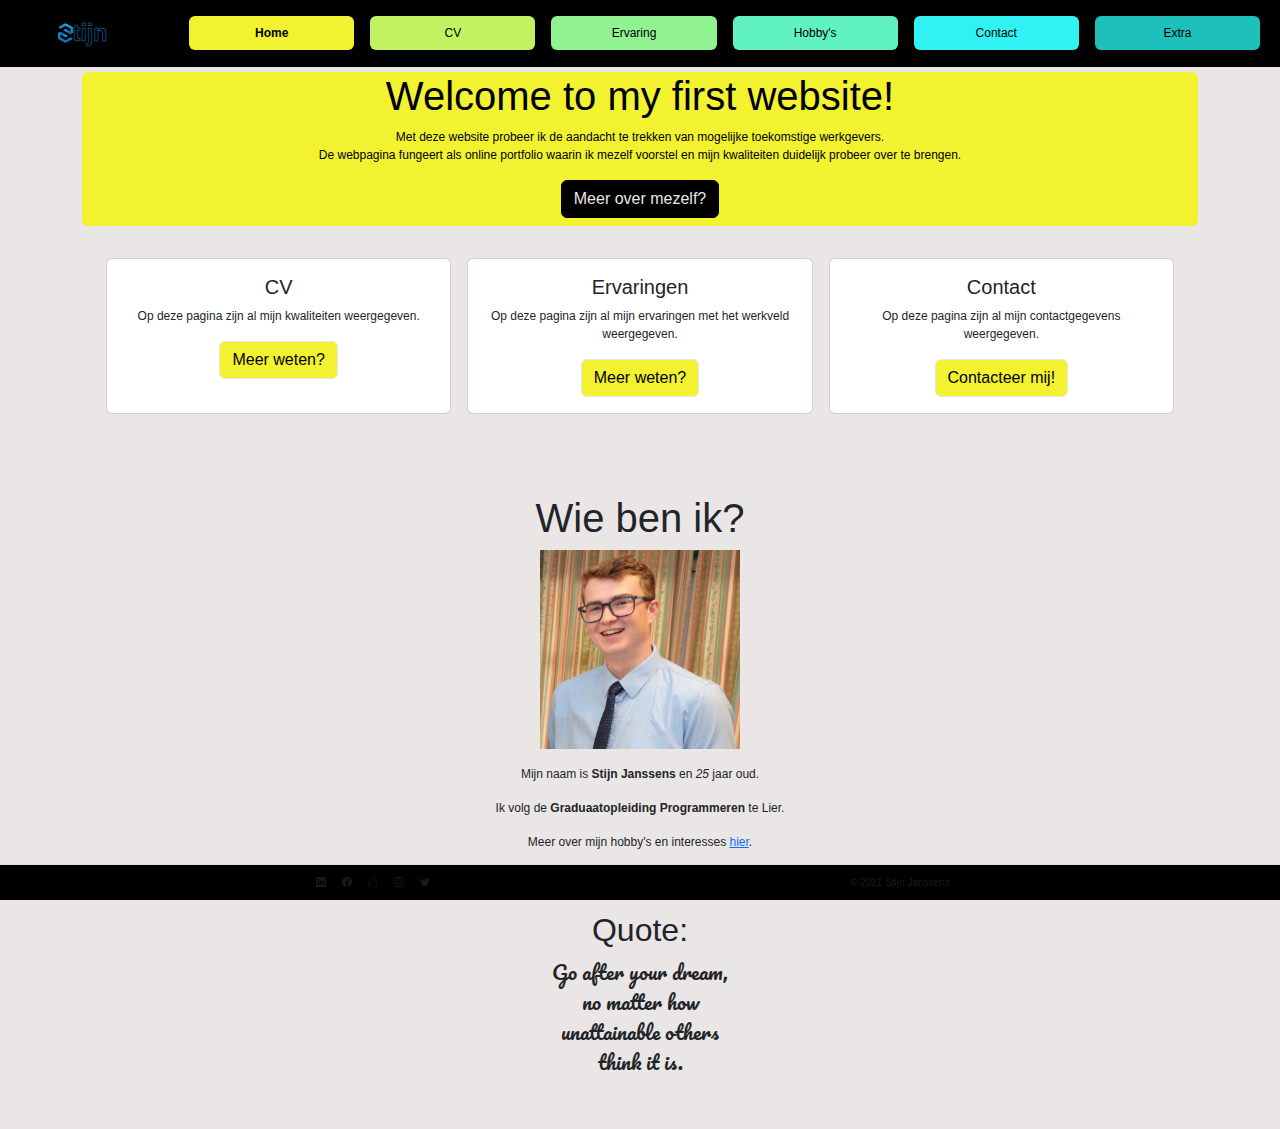
<file: index.html>
<!DOCTYPE html>
<html>

<head>
    <meta charset="UTF-8">
    <meta http-equiv="X-UA-Compatible" content="IE=edge">
    <meta name="viewport" content="width=device-width, initial-scale=1.0">
    <link rel="icon" href="Files/Favicon1.ico" type="image/x-icon" />
    <title>Portfolio Stijn Janssens - Homepagina</title>
    <link href="https://cdn.jsdelivr.net/npm/bootstrap@5.1.2/dist/css/bootstrap.min.css" rel="stylesheet" crossorigin="anonymous">
    <link rel="stylesheet" href="CSS/style.css">
</head>

<body>
    <nav class="navbar sticky-top navbar-dark bg-black">
        <ul class="container-fluid nav nav-pills nav-fill nav-justified">
            <li class="nav-item m-1 p-1">
                <a class="navbar-brand" href="index.html">
                    <img src="Files/Favicon.png" alt="Favicon" width="15" aria-current="page" class="d-inline-block align-text-top"><text class="GFG">tijn</text>
                </a>
            </li>
            <li class="nav-item m-1 p-1">
                <a class="nav-link  home active" aria-current="page" href="index.html">Home</a>
            </li>
            <li class="nav-item m-1 p-1">
                <a class="nav-link cv" href="cv.html">CV</a>
            </li>
            <li class="nav-item m-1 p-1">
                <a class="nav-link ervaringen" href="ervaringen.html">Ervaring</a>
            </li>
            <li class="nav-item m-1 p-1">
                <a class="nav-link interesses" href="interesses.html">Hobby's</a>
            </li>
            <li class="nav-item m-1 p-1">
                <a class="nav-link contact" href="contact.html">Contact</a>
            </li>
            <li class="nav-item m-1 p-1">
                <a class="nav-link extra disabled" href="extra.html" tabindex="-1" aria-disabled="true">Extra</a>
            </li>
        </ul>
    </nav>
    <header data-bs-spy="scroll" data-bs-target="#section1" data-bs-offset="0" class="scrollspy-example" tabindex="0">
        <div class="container mt-1" id="header-example1">
            <div class=" text-black bg-dark geel rounded fill">
                <h1>Welcome to my first website!</h1>
                <p>
                    Met deze website probeer ik de aandacht te trekken van mogelijke toekomstige werkgevers.
                    <br> De webpagina fungeert als online portfolio waarin ik mezelf voorstel en mijn kwaliteiten duidelijk probeer over te brengen.
                </p>
                <a class="btn btn-primary black mb-2" href="#section1" role="button">Meer over mezelf?</a>
            </div>
        </div>
    </header>
    <section>
        <div class="container">
            <div class="row row-cols-1 row-cols-sm-3 g-3 m-3">
                <div class="col">
                    <div class="card h-100 w-auto">
                        <div class="card-body">
                            <h5 class="card-title">CV</h5>
                            <p class="card-text">Op deze pagina zijn al mijn kwaliteiten weergegeven.</p>
                            <a href="cv.html" class="btn btn-primary geel">Meer weten?</a>
                        </div>
                    </div>
                </div>
                <div class="col">
                    <div class="card h-100 w-auto">
                        <div class="card-body">
                            <h5 class="card-title">Ervaringen</h5>
                            <p class="card-text">Op deze pagina zijn al mijn ervaringen met het werkveld weergegeven.</p>
                            <a href="ervaringen.html" class="btn btn-primary geel">Meer weten?</a>
                        </div>
                    </div>
                </div>
                <div class="col">
                    <div class="card h-100 w-auto">
                        <div class="card-body">
                            <h5 class="card-title">Contact</h5>
                            <p class="card-text">Op deze pagina zijn al mijn contactgegevens weergegeven.</p>
                            <a href="contact.html" class="btn btn-primary geel">Contacteer mij!</a>
                        </div>
                    </div>
                </div>
            </div>
        </div>
    </section>
    <section class="pt-5" id="section1">
        <h1 class="pt-3">Wie ben ik?</h1>
        <figure><img src="Files/Mezelf.jpg" alt="Foto van Stijn Janssens" title="Foto van Stijn Janssens" width="200"></figure>
    </section>
    <section>
        <p>Mijn naam is <strong>Stijn Janssens</strong> en <i><script src="Javascript/myscript.js"></script></i> jaar oud.</p>
        <p>Ik volg de <strong>Graduaatopleiding Programmeren</strong> te Lier.</p>
        <p>Meer over mijn hobby's en interesses <a href="interesses.html">hier</a>.</p>
        <p>Ik ben een <strong>gemotiveerd, sociaal</strong> persoon en soms ook een tikkeltje te perfectionistisch.</p>
    </section>
    <article>
        <h2>Quote:</h2>
        <p>Go after your dream,
            <br>no matter how
            <br>unattainable others
            <br>think it is.
        </p>
    </article>
    <footer class="d-flex flex-wrap justify-content-between align-items-center border-top">
        <ul class="nav col-md-4 justify-content-end list-unstyled d-flex">
            <li class="ms-3">
                <a class="text-muted" href="http://www.linkedin.com/in/stijn-janssens-91220b210" target="_blank">
                    <i class="bi bi-linkedin"></i>
                </a>
            </li>
            <li class="ms-3">
                <a class="text-muted" href="https://www.facebook.com/" target="_blank">
                    <i class="bi bi-facebook"></i>
                </a>
            </li>
            <li class="ms-3">
                <a class="text-muted" href="https://www.snapchat.com/" target="_blank">
                    <i class="bi bi-snapchat"></i>
                </a>
            </li>
            <li class="ms-3">
                <a class="text-muted" href="https://www.instagram.com/" target="_blank">
                    <i class="bi bi-instagram"></i>
                </a>
            </li>
            <li class="ms-3">
                <a class="text-muted" href="https://twitter.com/" target="_blank">
                    <i class="bi bi-twitter"></i>
                </a>
            </li>
        </ul>
        <div class="col-md-4 d-flex align-items-center">
            <span class="text-muted">&copy; 2021 Stijn Janssens</span>
        </div>
    </footer>

    <script src="https://cdn.jsdelivr.net/npm/bootstrap@5.1.3/dist/js/bootstrap.bundle.min.js" integrity="sha384-ka7Sk0Gln4gmtz2MlQnikT1wXgYsOg+OMhuP+IlRH9sENBO0LRn5q+8nbTov4+1p" crossorigin="anonymous"></script>
</body>

</html>
</file>
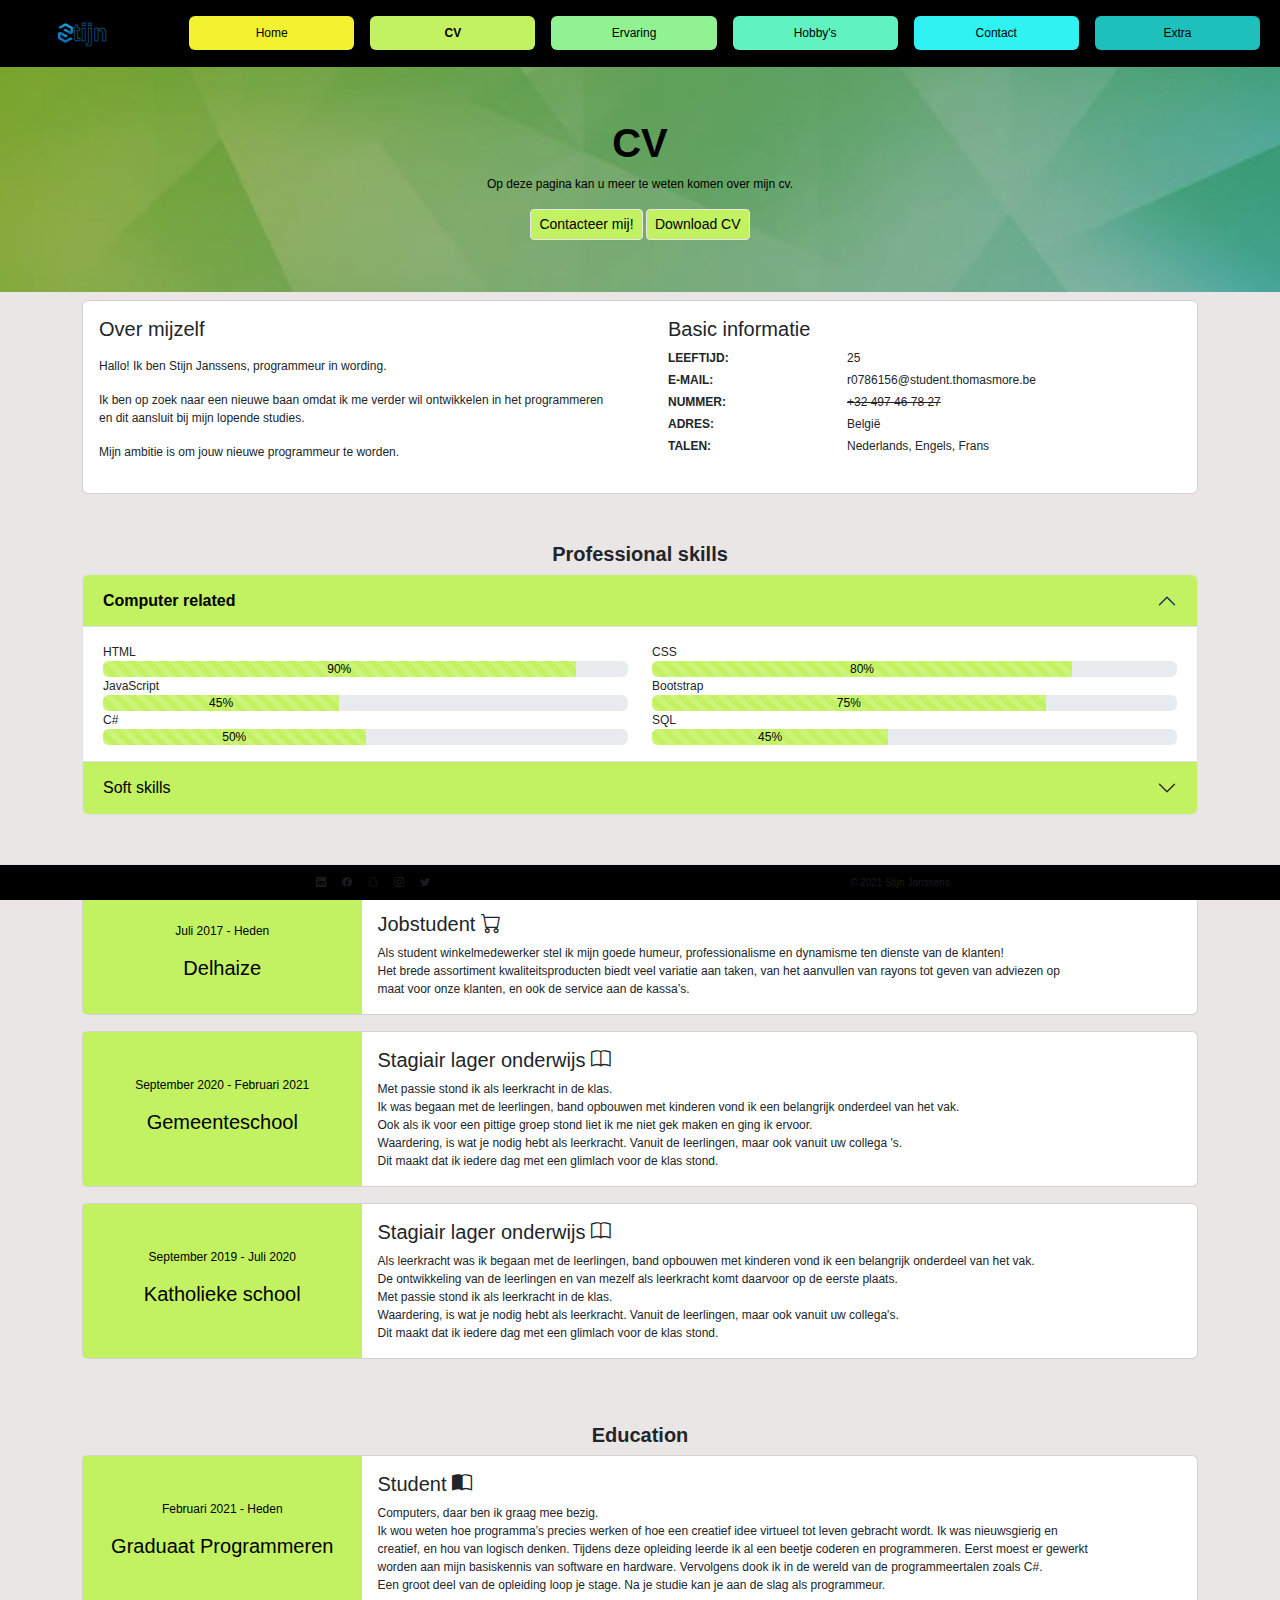
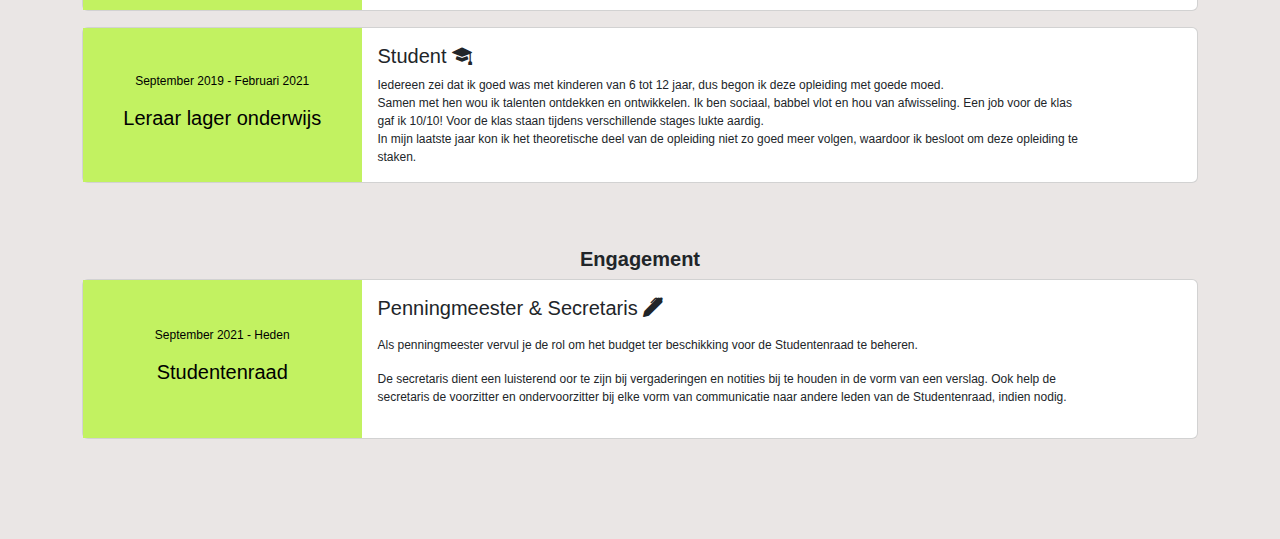
<file: cv.html>
<!DOCTYPE html>
<html>

<head>
    <meta charset="UTF-8">
    <meta http-equiv="X-UA-Compatible" content="IE=edge">
    <meta name="viewport" content="width=device-width, initial-scale=1.0">
    <link rel="icon" href="Files/Favicon1.ico" type="image/x-icon" />
    <title>Portfolio Stijn Janssens - CV</title>
    <link href="https://cdn.jsdelivr.net/npm/bootstrap@5.1.2/dist/css/bootstrap.min.css" rel="stylesheet" crossorigin="anonymous">
    <link rel="stylesheet" href="CSS/style.css">
</head>

<body>
    <nav class="navbar sticky-top navbar-dark bg-black">
        <ul class="container-fluid nav nav-pills nav-fill nav-justified">
            <li class="nav-item m-1 p-1">
                <a class="navbar-brand" href="index.html">
                    <img src="Files/Favicon.png" alt="Favicon" width="15" aria-current="page" class="d-inline-block align-text-top"><text class="GFG">tijn</text>
                </a>
            </li>
            <li class="nav-item m-1 p-1">
                <a class="nav-link home " aria-current="page" href="index.html">Home</a>
            </li>
            <li class="nav-item m-1 p-1">
                <a class="nav-link cv active" href="cv.html">CV</a>
            </li>
            <li class="nav-item m-1 p-1">
                <a class="nav-link ervaringen" href="ervaringen.html">Ervaring</a>
            </li>
            <li class="nav-item m-1 p-1">
                <a class="nav-link interesses" href="interesses.html">Hobby's</a>
            </li>
            <li class="nav-item m-1 p-1">
                <a class="nav-link contact" href="contact.html">Contact</a>
            </li>
            <li class="nav-item m-1 p-1">
                <a class="nav-link extra disabled" href="extra.html" tabindex="-1" aria-disabled="true">Extra</a>
            </li>
        </ul>
    </nav>
    <header class="p-1 mb-2 bg-image">
        <div class="container-fluid my-5">
            <h1 class="fw-bold">CV</h1>
            <p>Op deze pagina kan u meer te weten komen over mijn cv.</p>
            <div class="d-grid gap-1 d-sm-block justify-content-sm-center">
                <a class="btn btn-light light-green btn-sm" href="contact.html" role="button">Contacteer mij!</a>
                <a class="btn btn-light light-green btn-sm" href="Files/Cv_Stijn Janssens.pdf" download="Cv_Stijn Janssens.pdf" role="button">Download CV</a>
            </div>
        </div>
    </header>
    <section class="pb-5">
        <div class="container">
            <div class="card text-start">
                <div class="row">
                    <div class="col-sm-6 col-lg-6 col-md-12">
                        <div class="card-body">
                            <h5 class="card-title">Over mijzelf</h5>
                            <p class="card-text">
                                <p>Hallo! Ik ben Stijn Janssens, programmeur in wording.</p>
                                <p>Ik ben op zoek naar een nieuwe baan omdat ik me verder wil ontwikkelen in het programmeren en dit aansluit bij mijn lopende studies.</p>
                                <p>Mijn ambitie is om jouw nieuwe programmeur te worden.</p>
                            </p>
                        </div>
                    </div>
                    <div class="col-sm-6 col-lg-6 col-md-12 text-start">
                        <div class="card-body">
                            <h5 class="card-title">Basic informatie</h5>
                            <div class="row">
                                <div class="col-sm-4"><strong class="text-uppercase">Leeftijd:</strong></div>
                                <div class="col-sm-8">
                                    <script src="Javascript/myscript.js"></script>
                                </div>
                            </div>
                            <div class="row mt-1">
                                <div class="col-sm-4"><strong class="text-uppercase">E-mail:</strong></div>
                                <div class="col-sm-8">r0786156@student.thomasmore.be</div>
                            </div>
                            <div class="row mt-1">
                                <div class="col-sm-4"><strong class="text-uppercase">Nummer:</strong></div>
                                <div class="col-sm-8" style="text-decoration: line-through;">+32 497 46 78 27</div>
                            </div>
                            <div class="row mt-1">
                                <div class="col-sm-4"><strong class="text-uppercase">Adres:</strong></div>
                                <div class="col-sm-8">België</div>
                            </div>
                            <div class="row mt-1">
                                <div class="col-sm-4"><strong class="text-uppercase">Talen:</strong></div>
                                <div class="col-sm-8">Nederlands, Engels, Frans</div>
                            </div>
                        </div>
                    </div>
                </div>
            </div>
        </div>
    </section>
    <section class="pb-5">
        <div class="container">
            <h5 class="fw-bold">Professional skills</h5>
            <div class="accordion text-start" id="accordionPanelsStayOpenExample">
                <div class="accordion-item">
                    <h2 class="accordion-header" id="panelsStayOpen-headingOne">
                        <button class="accordion-button" type="button" data-bs-toggle="collapse" data-bs-target="#panelsStayOpen-collapseOne" aria-expanded="true" aria-controls="panelsStayOpen-collapseOne">
                            Computer related
                        </button>
                    </h2>
                    <div id="panelsStayOpen-collapseOne" class="accordion-collapse collapse show" aria-labelledby="panelsStayOpen-headingOne">
                        <div class="accordion-body">
                            <div class="row">
                                <div class="col-md-6">
                                    <div class="progress-container progress-primary"><span class="progress-badge">HTML</span>
                                        <div class="progress">
                                            <div class="progress-bar progress-bar-striped bg-success-kleur4 progress-bar-animated" role="progressbar" aria-valuenow="90" aria-valuemin="0" aria-valuemax="100" style="width: 90%">90%</div>
                                        </div>
                                    </div>
                                </div>
                                <div class="col-md-6">
                                    <div class="progress-container progress-primary"><span class="progress-badge">CSS</span>
                                        <div class="progress">
                                            <div class="progress-bar progress-bar-striped bg-success-kleur4 progress-bar-animated" role="progressbar" aria-valuenow="80" aria-valuemin="0" aria-valuemax="100" style="width: 80%">80%</div>
                                        </div>
                                    </div>
                                </div>
                            </div>
                            <div class="row">
                                <div class="col-md-6">
                                    <div class="progress-container progress-primary"><span class="progress-badge">JavaScript</span>
                                        <div class="progress">
                                            <div class="progress-bar progress-bar-striped bg-success-kleur4 progress-bar-animated" role="progressbar" aria-valuenow="45" aria-valuemin="0" aria-valuemax="100" style="width: 45%">45%</div>
                                        </div>
                                    </div>
                                </div>
                                <div class="col-md-6">
                                    <div class="progress-container progress-primary"><span class="progress-badge">Bootstrap</span>
                                        <div class="progress">
                                            <div class="progress-bar progress-bar-striped bg-success-kleur4 progress-bar-animated" role="progressbar" aria-valuenow="75" aria-valuemin="0" aria-valuemax="100" style="width: 75%">75%</div>
                                        </div>
                                    </div>
                                </div>
                            </div>
                            <div class="row">
                                <div class="col-md-6">
                                    <div class="progress-container progress-primary"><span class="progress-badge">C#</span>
                                        <div class="progress">
                                            <div class="progress-bar progress-bar-striped bg-success-kleur4 progress-bar-animated" role="progressbar" aria-valuenow="50" aria-valuemin="0" aria-valuemax="100" style="width: 50%">50%</div>
                                        </div>
                                    </div>
                                </div>
                                <div class="col-md-6">
                                    <div class="progress-container progress-primary"><span class="progress-badge">SQL</span>
                                        <div class="progress">
                                            <div class="progress-bar progress-bar-striped bg-success-kleur4 progress-bar-animated" role="progressbar" aria-valuenow="45" aria-valuemin="0" aria-valuemax="100" style="width: 45%">45%</div>
                                        </div>
                                    </div>
                                </div>
                            </div>
                        </div>
                    </div>
                </div>
                <div class="accordion-item">
                    <h2 class="accordion-header" id="panelsStayOpen-headingTwo">
                        <button class="accordion-button collapsed" type="button" data-bs-toggle="collapse" data-bs-target="#panelsStayOpen-collapseTwo" aria-expanded="false" aria-controls="panelsStayOpen-collapseTwo">
                            Soft skills
                        </button>
                    </h2>
                    <div id="panelsStayOpen-collapseTwo" class="accordion-collapse collapse" aria-labelledby="panelsStayOpen-headingTwo">
                        <div class="accordion-body">
                            <div class="row">
                                <div class="col-md-6">
                                    <div class="progress-container progress-primary"><span class="progress-badge">Analytisch</span>
                                        <div class="progress">
                                            <div class="progress-bar bg-success-kleur4" role="progressbar" aria-valuenow="70" aria-valuemin="0" aria-valuemax="100" style="width: 70%"></div>
                                        </div>
                                    </div>
                                </div>
                                <div class="col-md-6">
                                    <div class="progress-container progress-primary"><span class="progress-badge">Delegeren</span>
                                        <div class="progress">
                                            <div class="progress-bar bg-success-kleur4" role="progressbar" aria-valuenow="55" aria-valuemin="0" aria-valuemax="100" style="width: 55%"></div>
                                        </div>
                                    </div>
                                </div>
                            </div>
                            <div class="row">
                                <div class="col-md-6">
                                    <div class="progress-container progress-primary"><span class="progress-badge">Flexibiliteit</span>
                                        <div class="progress">
                                            <div class="progress-bar bg-success-kleur4" role="progressbar" aria-valuenow="90" aria-valuemin="0" aria-valuemax="100" style="width: 90%"></div>
                                        </div>
                                    </div>
                                </div>
                                <div class="col-md-6">
                                    <div class="progress-container progress-primary"><span class="progress-badge">Nauwkeurigheid</span>
                                        <div class="progress">
                                            <div class="progress-bar bg-success-kleur4" role="progressbar" aria-valuenow="75" aria-valuemin="0" aria-valuemax="100" style="width: 75%"></div>
                                        </div>
                                    </div>
                                </div>
                            </div>
                            <div class="row">
                                <div class="col-md-6">
                                    <div class="progress-container progress-primary"><span class="progress-badge">Resultaatgerichtheid</span>
                                        <div class="progress">
                                            <div class="progress-bar bg-success-kleur4" role="progressbar" aria-valuenow="60" aria-valuemin="0" aria-valuemax="100" style="width: 60%"></div>
                                        </div>
                                    </div>
                                </div>
                                <div class="col-md-6">
                                    <div class="progress-container progress-primary"><span class="progress-badge">Stressbestendigheid</span>
                                        <div class="progress">
                                            <div class="progress-bar bg-success-kleur4" role="progressbar" aria-valuenow="55" aria-valuemin="0" aria-valuemax="100" style="width: 55%"></div>
                                        </div>
                                    </div>
                                </div>
                            </div>
                            <div class="row">
                                <div class="col-md-6">
                                    <div class="progress-container progress-primary"><span class="progress-badge">Coaching</span>
                                        <div class="progress">
                                            <div class="progress-bar bg-success-kleur4" role="progressbar" aria-valuenow="70" aria-valuemin="0" aria-valuemax="100" style="width: 70%"></div>
                                        </div>
                                    </div>
                                </div>
                                <div class="col-md-6">
                                    <div class="progress-container progress-primary"><span class="progress-badge">Empathie</span>
                                        <div class="progress">
                                            <div class="progress-bar bg-success-kleur4" role="progressbar" aria-valuenow="70" aria-valuemin="0" aria-valuemax="100" style="width: 70%"></div>
                                        </div>
                                    </div>
                                </div>
                            </div>
                            <div class="row">
                                <div class="col-md-6">
                                    <div class="progress-container progress-primary"><span class="progress-badge">Overtuigingskracht</span>
                                        <div class="progress">
                                            <div class="progress-bar bg-success-kleur4" role="progressbar" aria-valuenow="60" aria-valuemin="0" aria-valuemax="100" style="width: 60%"></div>
                                        </div>
                                    </div>
                                </div>
                                <div class="col-md-6">
                                    <div class="progress-container progress-primary"><span class="progress-badge">Team player</span>
                                        <div class="progress">
                                            <div class="progress-bar bg-success-kleur4" role="progressbar" aria-valuenow="95" aria-valuemin="0" aria-valuemax="100" style="width: 95%"></div>
                                        </div>
                                    </div>
                                </div>
                            </div>
                        </div>
                    </div>
                </div>
            </div>
        </div>

    </section>
    <section class="pb-5">
        <div class="container">
            <h5 class="fw-bold">Work Experience</h5>
            <div class="card mb-3 text">
                <div class="row g-0">
                    <div class="col-md-3 bg-success-kleur4 d-flex col-flex justify-content-center align-items-center">
                        <div class="card-body">
                            <p>Juli 2017 - Heden</p>
                            <div class="h5">Delhaize</div>
                        </div>
                    </div>
                    <div class="col-md-8">
                        <div class="card-body text-start">
                            <h5 class="card-title">Jobstudent <i class="bi bi-cart"></i></h5>
                            <p class="card-text">
                                Als student winkelmedewerker stel ik mijn goede humeur, professionalisme en dynamisme ten dienste van de klanten!
                                <br>Het brede assortiment kwaliteitsproducten biedt veel variatie aan taken, van het aanvullen van rayons tot geven van adviezen op maat voor onze klanten, en ook de service aan de kassa’s.
                            </p>
                        </div>
                    </div>
                </div>
            </div>
            <div class="card mb-3 text">
                <div class="row g-0">
                    <div class="col-md-3 bg-success-kleur4 d-flex col-flex justify-content-center align-items-center">
                        <div class="card-body">
                            <p>September 2020 - Februari 2021</p>
                            <div class="h5">Gemeenteschool</div>
                        </div>
                    </div>
                    <div class="col-md-8">
                        <div class="card-body text-start">
                            <h5 class="card-title">Stagiair lager onderwijs <i class="bi bi-book"></i></h5>
                            <p class="card-text">
                                Met passie stond ik als leerkracht in de klas.
                                <br>Ik was begaan met de leerlingen, band opbouwen met kinderen vond ik een belangrijk onderdeel van het vak.
                                <br>Ook als ik voor een pittige groep stond liet ik me niet gek maken en ging ik ervoor.
                                <br>Waardering, is wat je nodig hebt als leerkracht. Vanuit de leerlingen, maar ook vanuit uw collega 's.
                                <br>Dit maakt dat ik iedere dag met een glimlach voor de klas stond.
                            </p>
                        </div>
                    </div>
                </div>
            </div>
            <div class="card mb-3 text">
                <div class="row g-0">
                    <div class="col-md-3 bg-success-kleur4 d-flex col-flex justify-content-center align-items-center">
                        <div class="card-body">
                            <p>September 2019 - Juli 2020</p>
                            <div class="h5">Katholieke school</div>
                        </div>
                    </div>
                    <div class="col-md-8">
                        <div class="card-body text-start">
                            <h5 class="card-title">Stagiair lager onderwijs <i class="bi bi-book"></i></h5>
                            <p class="card-text">
                                Als leerkracht was ik begaan met de leerlingen, band opbouwen met kinderen vond ik een belangrijk onderdeel van het vak.
                                <br>De ontwikkeling van de leerlingen en van mezelf als leerkracht komt daarvoor op de eerste plaats.
                                <br>Met passie stond ik als leerkracht in de klas.
                                <br>Waardering, is wat je nodig hebt als leerkracht. Vanuit de leerlingen, maar ook vanuit uw collega's.
                                <br>Dit maakt dat ik iedere dag met een glimlach voor de klas stond.
                            </p>
                        </div>
                    </div>
                </div>
            </div>
        </div>
    </section>
    <section class="pb-5">
        <div class="container">
            <h5 class="fw-bold">Education</h5>
            <div class="card mb-3 text">
                <div class="row g-0">
                    <div class="col-md-3 bg-success-kleur4 d-flex col-flex justify-content-center align-items-center">
                        <div class="card-body">
                            <p>Februari 2021 - Heden</p>
                            <div class="h5">Graduaat Programmeren</div>
                        </div>
                    </div>
                    <div class="col-md-8">
                        <div class="card-body text-start">
                            <h5 class="card-title">Student <i class="bi bi-book-half"></i></h5>
                            <p class="card-text">
                                Computers, daar ben ik graag mee bezig.
                                <br>Ik wou weten hoe programma’s precies werken of hoe een creatief idee virtueel tot leven gebracht wordt. Ik was nieuwsgierig en creatief, en hou van logisch denken. Tijdens deze opleiding leerde ik al een beetje coderen
                                en programmeren. Eerst moest er gewerkt worden aan mijn basiskennis van software en hardware. Vervolgens dook ik in de wereld van de programmeertalen zoals C#.
                                <br>Een groot deel van de opleiding loop je stage. Na je studie kan je aan de slag als programmeur.
                            </p>
                        </div>
                    </div>
                </div>
            </div>
            <div class="card mb-3 text">
                <div class="row g-0">
                    <div class="col-md-3 bg-success-kleur4 d-flex col-flex justify-content-center align-items-center">
                        <div class="card-body">
                            <p>September 2019 - Februari 2021</p>
                            <div class="h5">Leraar lager onderwijs </div>
                        </div>
                    </div>
                    <div class="col-md-8">
                        <div class="card-body text-start">
                            <h5 class="card-title">Student <i class="bi bi-mortarboard-fill"></i></h5>
                            <p class="card-text">
                                Iedereen zei dat ik goed was met kinderen van 6 tot 12 jaar, dus begon ik deze opleiding met goede moed.
                                <br>Samen met hen wou ik talenten ontdekken en ontwikkelen. Ik ben sociaal, babbel vlot en hou van afwisseling. Een job voor de klas gaf ik 10/10! Voor de klas staan tijdens verschillende stages lukte aardig.
                                <br>In mijn laatste jaar kon ik het theoretische deel van de opleiding niet zo goed meer volgen, waardoor ik besloot om deze opleiding te staken.
                            </p>
                        </div>
                    </div>
                </div>
            </div>
        </div>
    </section>
    <section class="pb-5">
        <div class="container">
            <h5 class="fw-bold">Engagement</h5>
            <div class="card mb-3 text">
                <div class="row g-0">
                    <div class="col-md-3 bg-success-kleur4 d-flex col-flex justify-content-center align-items-center">
                        <div class="card-body">
                            <p>September 2021 - Heden</p>
                            <div class="h5">Studentenraad</div>
                        </div>
                    </div>
                    <div class="col-md-8">
                        <div class="card-body text-start">
                            <h5 class="card-title">Penningmeester &amp; Secretaris <i class="bi bi-pen-fill"></i></h5>
                            <p class="card-text">
                                <p>Als penningmeester vervul je de rol om het budget ter beschikking voor de Studentenraad te beheren.</p>
                                <p>De secretaris dient een luisterend oor te zijn bij vergaderingen en notities bij te houden in de vorm van een verslag. Ook help de secretaris de voorzitter en ondervoorzitter bij elke vorm van communicatie naar andere leden
                                    van de Studentenraad, indien nodig.
                                </p>
                            </p>
                        </div>
                    </div>
                </div>
            </div>
        </div>
        </div>
    </section>
    <footer class="d-flex flex-wrap justify-content-between align-items-center border-top">

        <ul class="nav col-md-4 justify-content-end list-unstyled d-flex">
            <li class="ms-3">
                <a class="text-muted" href="http://www.linkedin.com/in/stijn-janssens-91220b210" target="_blank">
                    <i class="bi bi-linkedin"></i>
                </a>
            </li>
            <li class="ms-3">
                <a class="text-muted" href="https://www.facebook.com/" target="_blank">
                    <i class="bi bi-facebook"></i>
                </a>
            </li>
            <li class="ms-3">
                <a class="text-muted" href="https://www.snapchat.com/" target="_blank">
                    <i class="bi bi-snapchat"></i>
                </a>
            </li>
            <li class="ms-3">
                <a class="text-muted" href="https://www.instagram.com/" target="_blank">
                    <i class="bi bi-instagram"></i>
                </a>
            </li>
            <li class="ms-3">
                <a class="text-muted" href="https://twitter.com/" target="_blank">
                    <i class="bi bi-twitter"></i>
                </a>
            </li>
        </ul>
        <div class="col-md-4 d-flex align-items-center">
            <span class="text-muted">&copy; 2021 Stijn Janssens</span>
        </div>
    </footer>
    <script src="https://cdn.jsdelivr.net/npm/bootstrap@5.1.3/dist/js/bootstrap.bundle.min.js" integrity="sha384-ka7Sk0Gln4gmtz2MlQnikT1wXgYsOg+OMhuP+IlRH9sENBO0LRn5q+8nbTov4+1p" crossorigin="anonymous"></script>
</body>

</html>
</file>
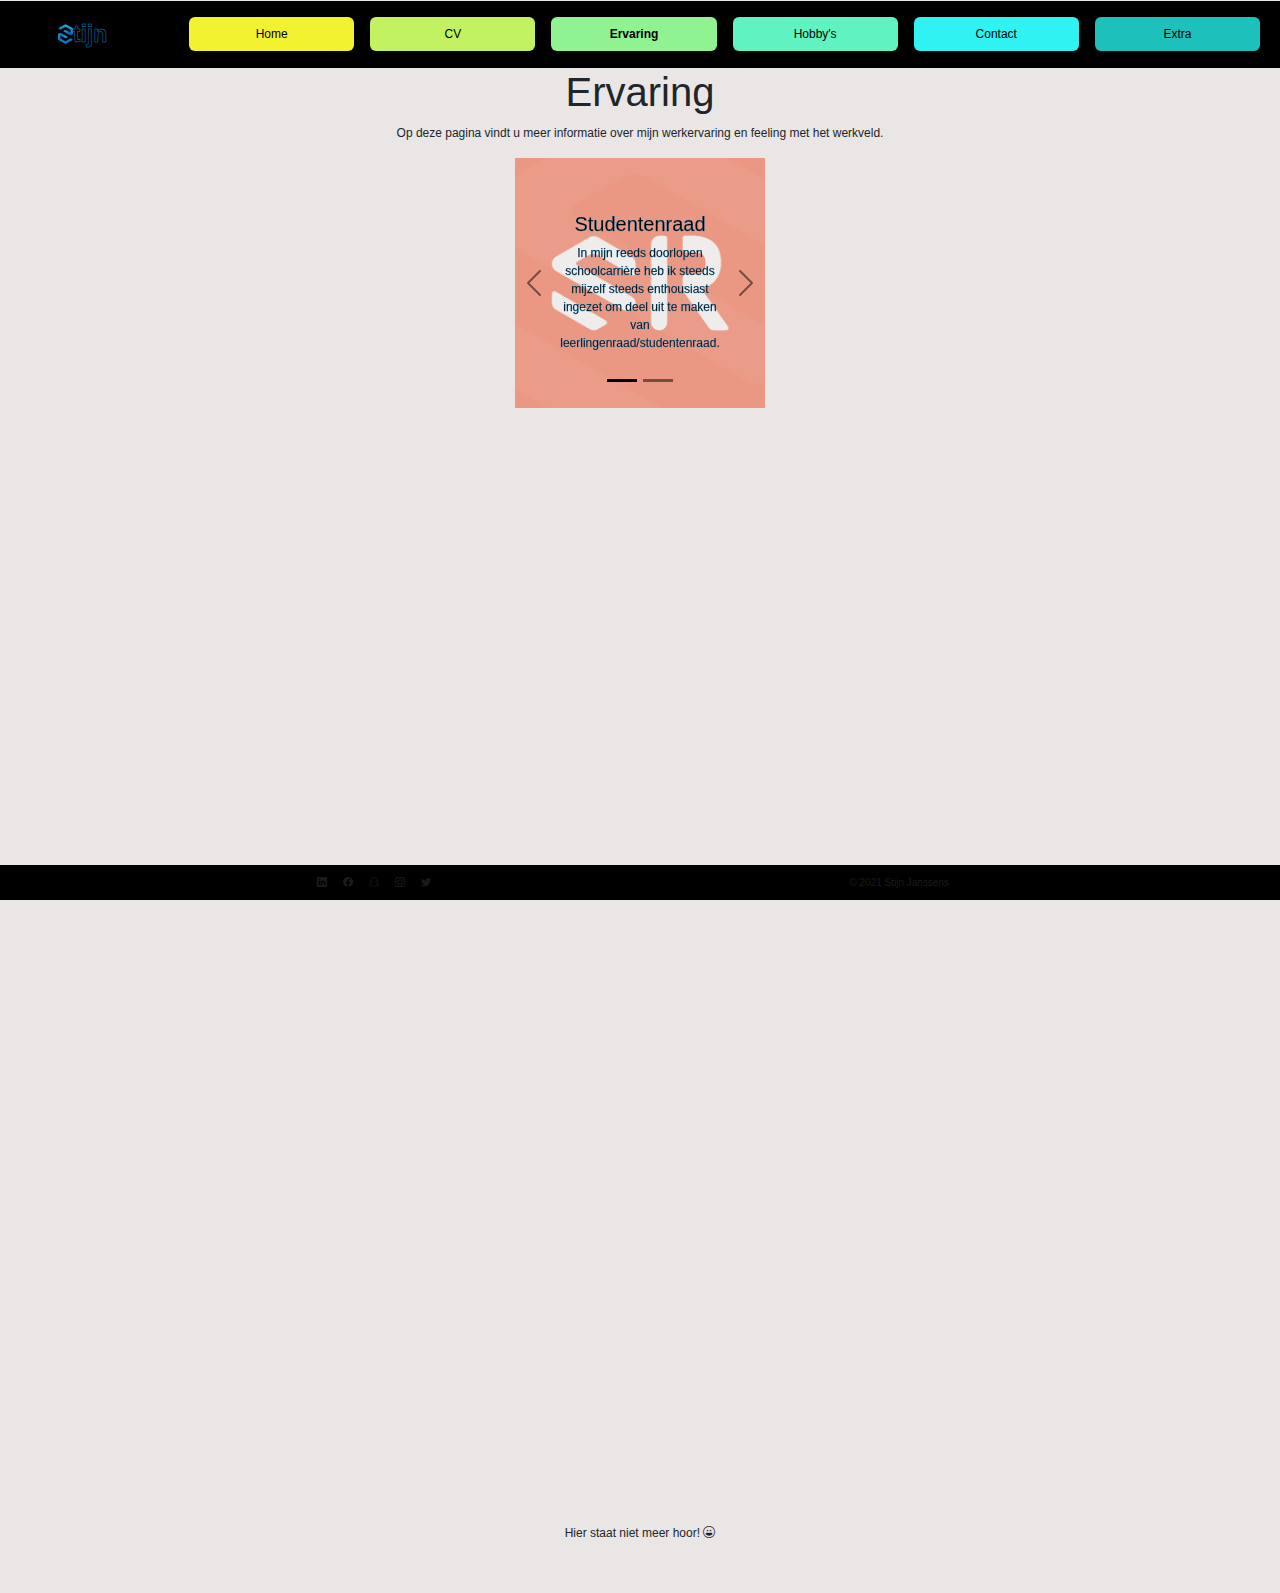
<file: ervaringen.html>
<!DOCTYPE html>
<html>

<head>
    <meta charset="UTF-8">
    <meta http-equiv="X-UA-Compatible" content="IE=edge">
    <meta name="viewport" content="width=device-width, initial-scale=1.0">
    <link rel="icon" href="Files/Favicon1.ico" type="image/x-icon" />
    <title>Portfolio Stijn Janssens - Ervaringen</title>
    <link href="https://cdn.jsdelivr.net/npm/bootstrap@5.1.2/dist/css/bootstrap.min.css" rel="stylesheet" crossorigin="anonymous">
    <link rel="stylesheet" href="CSS/style.css">
</head>

<body class="d-flex flex-column h-100">

    <header>
        <nav class="navbar sticky-top navbar-dark bg-black">
            <ul class="container-fluid nav nav-pills nav-fill nav-justified">
                <li class="nav-item m-1 p-1">
                    <a class="navbar-brand" href="index.html">
                        <img src="Files/Favicon.png" alt="Favicon" width="15" aria-current="page" class="d-inline-block align-text-top"><text class="GFG">tijn</text>
                    </a>
                </li>
                <li class="nav-item m-1 p-1">
                    <a class="nav-link home" aria-current="page" href="index.html">Home</a>
                </li>
                <li class="nav-item m-1 p-1">
                    <a class="nav-link cv" href="cv.html">CV</a>
                </li>
                <li class="nav-item m-1 p-1">
                    <a class="nav-link ervaringen active" href="ervaringen.html">Ervaring</a>
                </li>
                <li class="nav-item m-1 p-1">
                    <a class="nav-link interesses" href="interesses.html">Hobby's</a>
                </li>
                <li class="nav-item m-1 p-1">
                    <a class="nav-link contact" href="contact.html">Contact</a>
                </li>
                <li class="nav-item m-1 p-1">
                    <a class="nav-link extra disabled" href="extra.html" tabindex="-1" aria-disabled="true">Extra</a>
                </li>
            </ul>
        </nav>
    </header>
    <main class="flex-shrink-0">
        <div class="container">
            <section>
                <h1>Ervaring</h1>
                <p>Op deze pagina vindt u meer informatie over mijn werkervaring en feeling met het werkveld.</p>
            </section>
            <section>
                <div id="carouselExampleDark" class="carousel carousel-dark slide" data-bs-ride="carousel">
                    <div class="carousel-indicators">
                        <button type="button" data-bs-target="#carouselExampleDark" data-bs-slide-to="0" class="active" aria-current="true" aria-label="Slide 1"></button>
                        <button type="button" data-bs-target="#carouselExampleDark" data-bs-slide-to="1" aria-label="Slide 2"></button>
                    </div>
                    <div class="carousel-inner">
                        <div class="carousel-item active" data-bs-interval="10000">
                            <img src="Files/Studentenraad_logo.png" class="d-block w-100 opacity-50" onclick="location.href = 'cv.html';" style="cursor: pointer;" alt="Logo studentenraad Thomas More" title="Logo studentenraad Thomas More">
                            <div class="carousel-caption kleur1 d-none d-sm-block">
                                <h5>Studentenraad</h5>
                                <p>In mijn reeds doorlopen schoolcarrière heb ik steeds mijzelf steeds enthousiast ingezet om deel uit te maken van leerlingenraad/studentenraad.</p>
                            </div>
                        </div>
                        <div class="carousel-item" data-bs-interval="10000">
                            <img src="Files/Delhaize_logo.jpg" class="d-block w-100 opacity-50" onclick="location.href = 'cv.html';" style="cursor: pointer;" alt="Logo Delhaize" title="Logo Delhaize">
                            <div class="carousel-caption kleur1 d-none d-sm-block">
                                <h5>Delhaize</h5>
                                <p>Ik ben begonnen als student en sinds <i><script src="Javascript/myscript1.js"></script></i> jaar werk ik als studentwerknemer bij Delhaize.
                                    <br>In de loop der jaren heb ik mezelf goed weten te ontwikkelen (op)gemerkt dat het mijn kwaliteit is om orde te bewaren, zowel in de werkplek als in het hoofd.
                                </p>
                            </div>
                        </div>
                    </div>
                    <button class="carousel-control-prev" type="button" data-bs-target="#carouselExampleDark" data-bs-slide="prev">
                      <span class="carousel-control-prev-icon" aria-hidden="true"></span>
                      <span class="visually-hidden">Previous</span>
                    </button>
                    <button class="carousel-control-next" type="button" data-bs-target="#carouselExampleDark" data-bs-slide="next">
                      <span class="carousel-control-next-icon" aria-hidden="true"></span>
                      <span class="visually-hidden">Next</span>
                    </button>
                </div>
            </section>
            <section>
                <div class="spacer"></div>
                <p>Hier staat niet meer hoor! <i class="bi bi-emoji-laughing"></i></p>
            </section>

        </div>

    </main>
    <footer class="footer mt-auto pt-auto bg-black container-fluid">
        <div class="d-flex flex-wrap justify-content-between align-items-center">
            <ul class="nav col-md-4 justify-content-end list-unstyled d-flex">
                <li class="ms-3">
                    <a class="text-muted" href="http://www.linkedin.com/in/stijn-janssens-91220b210" target="_blank">
                        <i class="bi bi-linkedin"></i>
                    </a>
                </li>
                <li class="ms-3">
                    <a class="text-muted" href="https://www.facebook.com/" target="_blank">
                        <i class="bi bi-facebook"></i>
                    </a>
                </li>
                <li class="ms-3">
                    <a class="text-muted" href="https://www.snapchat.com/" target="_blank">
                        <i class="bi bi-snapchat"></i>
                    </a>
                </li>
                <li class="ms-3">
                    <a class="text-muted" href="https://www.instagram.com/" target="_blank">
                        <i class="bi bi-instagram"></i>
                    </a>
                </li>
                <li class="ms-3">
                    <a class="text-muted" href="https://twitter.com/" target="_blank">
                        <i class="bi bi-twitter"></i>
                    </a>
                </li>
            </ul>
            <div class="col-md-4 d-flex align-items-center">
                <span class="text-muted">&copy; 2021 Stijn Janssens</span>
            </div>
        </div>
    </footer>

    <script src="https://cdn.jsdelivr.net/npm/bootstrap@5.1.3/dist/js/bootstrap.bundle.min.js" integrity="sha384-ka7Sk0Gln4gmtz2MlQnikT1wXgYsOg+OMhuP+IlRH9sENBO0LRn5q+8nbTov4+1p" crossorigin="anonymous"></script>
</body>

</html>
</file>
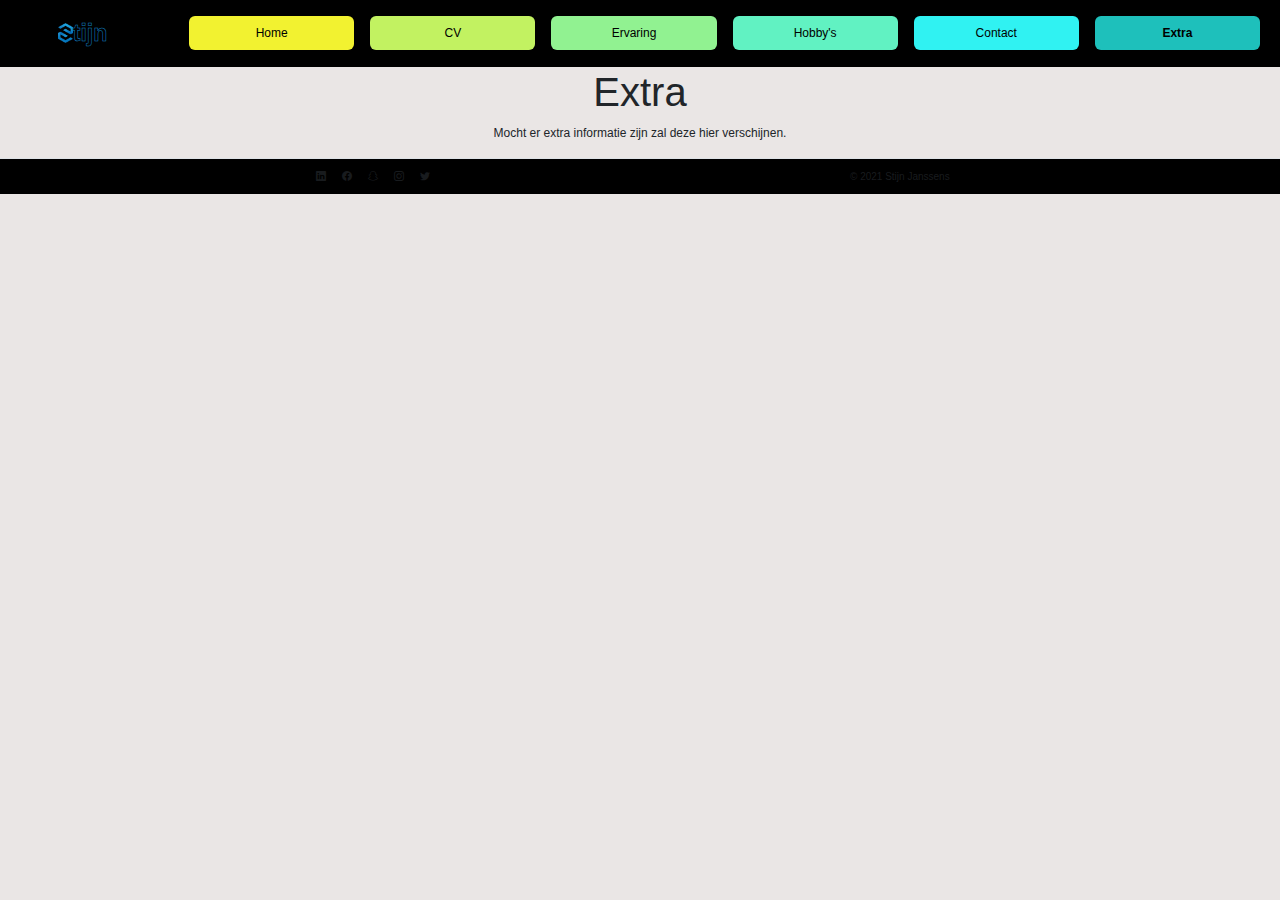
<file: extra.html>
<!DOCTYPE html>
<html>

<head>
    <meta charset="UTF-8">
    <meta http-equiv="X-UA-Compatible" content="IE=edge">
    <meta name="viewport" content="width=device-width, initial-scale=1.0">
    <link rel="icon" href="Files/Favicon1.ico" type="image/x-icon" />
    <title>Portfolio Stijn Janssens - Extra</title>
    <link href="https://cdn.jsdelivr.net/npm/bootstrap@5.1.2/dist/css/bootstrap.min.css" rel="stylesheet" crossorigin="anonymous">
    <link rel="stylesheet" href="CSS/style.css">
</head>

<body>
    <nav class="navbar sticky-top navbar-dark bg-black">
        <ul class="container-fluid nav nav-pills nav-fill nav-justified">
            <li class="nav-item m-1 p-1">
                <a class="navbar-brand" href="index.html">
                    <img src="Files/Favicon.png" alt="Favicon" width="15" aria-current="page" class="d-inline-block align-text-top"><text class="GFG">tijn</text>
                </a>
            </li>
            <li class="nav-item m-1 p-1">
                <a class="nav-link home" aria-current="page" href="index.html">Home</a>
            </li>
            <li class="nav-item m-1 p-1">
                <a class="nav-link cv" href="cv.html">CV</a>
            </li>
            <li class="nav-item m-1 p-1">
                <a class="nav-link ervaringen" href="ervaringen.html">Ervaring</a>
            </li>
            <li class="nav-item m-1 p-1">
                <a class="nav-link interesses" href="interesses.html">Hobby's</a>
            </li>
            <li class="nav-item m-1 p-1">
                <a class="nav-link contact" href="contact.html">Contact</a>
            </li>
            <li class="nav-item m-1 p-1">
                <a class="nav-link extra disabled active" href="extra.html" tabindex="-1" aria-disabled="true">Extra</a>
            </li>
        </ul>
    </nav>
    <header>
        <h1>Extra</h1>
        <p>Mocht er extra informatie zijn zal deze hier verschijnen.</p>
    </header>
    <footer class="d-flex flex-wrap justify-content-between align-items-center border-top">
        <ul class="nav col-md-4 justify-content-end list-unstyled d-flex">
            <li class="ms-3">
                <a class="text-muted" href="http://www.linkedin.com/in/stijn-janssens-91220b210" target="_blank">
                    <i class="bi bi-linkedin"></i>
                </a>
            </li>
            <li class="ms-3">
                <a class="text-muted" href="https://www.facebook.com/" target="_blank">
                    <i class="bi bi-facebook"></i>
                </a>
            </li>
            <li class="ms-3">
                <a class="text-muted" href="https://www.snapchat.com/" target="_blank">
                    <i class="bi bi-snapchat"></i>
                </a>
            </li>
            <li class="ms-3">
                <a class="text-muted" href="https://www.instagram.com/" target="_blank">
                    <i class="bi bi-instagram"></i>
                </a>
            </li>
            <li class="ms-3">
                <a class="text-muted" href="https://twitter.com/" target="_blank">
                    <i class="bi bi-twitter"></i>
                </a>
            </li>
        </ul>
        <div class="col-md-4 d-flex align-items-center">
            <span class="text-muted">&copy; 2021 Stijn Janssens</span>
        </div>
    </footer>

    <script src="https://cdn.jsdelivr.net/npm/bootstrap@5.1.3/dist/js/bootstrap.bundle.min.js" integrity="sha384-ka7Sk0Gln4gmtz2MlQnikT1wXgYsOg+OMhuP+IlRH9sENBO0LRn5q+8nbTov4+1p" crossorigin="anonymous"></script>
</body>

</html>
</file>
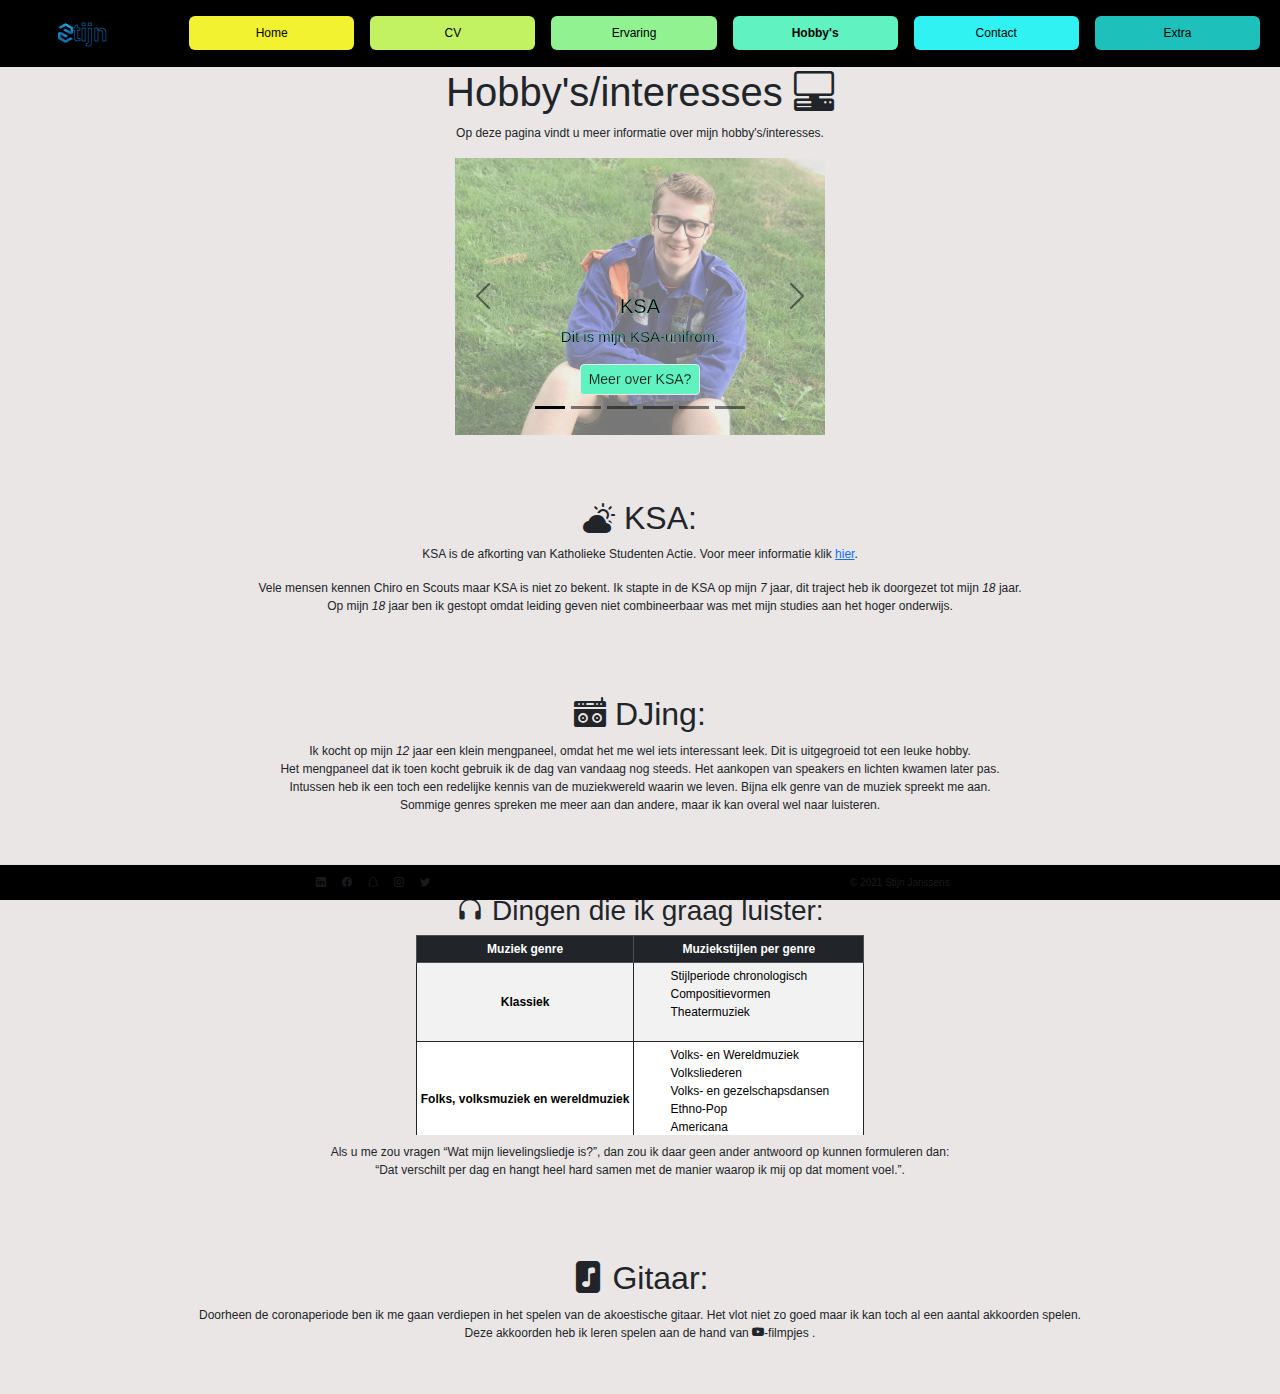
<file: interesses.html>
<!DOCTYPE html>
<html>

<head>
    <meta charset="UTF-8">
    <meta http-equiv="X-UA-Compatible" content="IE=edge">
    <meta name="viewport" content="width=device-width, initial-scale=1.0">
    <link rel="icon" href="Files/Favicon1.ico" type="image/x-icon" />
    <title>Portfolio Stijn Janssens - Hobby's/interesses</title>
    <link href="https://cdn.jsdelivr.net/npm/bootstrap@5.1.2/dist/css/bootstrap.min.css" rel="stylesheet" crossorigin="anonymous">
    <link rel="stylesheet" href="CSS/style.css">
</head>

<body>
    <nav class="navbar sticky-top navbar-dark bg-black">
        <ul class="container-fluid nav nav-pills nav-fill nav-justified">
            <li class="nav-item m-1 p-1">
                <a class="navbar-brand" href="index.html">
                    <img src="Files/Favicon.png" alt="Favicon" width="15" aria-current="page" class="d-inline-block align-text-top"><text class="GFG">tijn</text>
                </a>
            </li>
            <li class="nav-item m-1 p-1">
                <a class="nav-link home" aria-current="page" href="index.html">Home</a>
            </li>
            <li class="nav-item m-1 p-1">
                <a class="nav-link cv" href="cv.html">CV</a>
            </li>
            <li class="nav-item m-1 p-1">
                <a class="nav-link ervaringen" href="ervaringen.html">Ervaring</a>
            </li>
            <li class="nav-item m-1 p-1">
                <a class="nav-link interesses active" href="interesses.html">Hobby's</a>
            </li>
            <li class="nav-item m-1 p-1">
                <a class="nav-link contact" href="contact.html">Contact</a>
            </li>
            <li class="nav-item m-1 p-1">
                <a class="nav-link extra disabled" href="extra.html" tabindex="-1" aria-disabled="true">Extra</a>
            </li>
        </ul>
    </nav>
    <header>
        <h1>Hobby's/interesses <i class="bi bi-pc-display-horizontal"></i></h1>
        <p>Op deze pagina vindt u meer informatie over mijn hobby's/interesses.</p>
    </header>
    <section>
        <div id="carouselExampleDark" class="carousel klein carousel-dark slide carousel-fade" data-bs-ride="carousel">
            <div class="carousel-indicators">
                <button type="button" data-bs-target="#carouselExampleDark" data-bs-slide-to="0" class="active" aria-current="true" aria-label="Slide 1"></button>
                <button type="button" data-bs-target="#carouselExampleDark" data-bs-slide-to="1" aria-label="Slide 2"></button>
                <button type="button" data-bs-target="#carouselExampleDark" data-bs-slide-to="2" aria-label="Slide 3"></button>
                <button type="button" data-bs-target="#carouselExampleDark" data-bs-slide-to="3" aria-label="Slide 4"></button>
                <button type="button" data-bs-target="#carouselExampleDark" data-bs-slide-to="4" aria-label="Slide 5"></button>
                <button type="button" data-bs-target="#carouselExampleDark" data-bs-slide-to="5" aria-label="Slide 6"></button>
            </div>
            <div class="carousel-inner scrollspy-example" data-bs-spy="scroll" data-bs-target="#section1" data-bs-offset="0" tabindex="0">
                <div class="carousel-item active">
                    <img src="Files/Mezelf_kSA.jpg" class="d-block w-100 opacity-50" alt="Stijn in KSA-uniform" title="Stijn in KSA uniform">
                    <div class="carousel-caption d-none d-md-block">
                        <h5>KSA</h5>
                        <p>Dit is mijn KSA-unifrom.</p>
                        <a class="btn btn-light green btn-sm" href="#section1" role="button">Meer over KSA?</a>
                    </div>
                </div>
                <div class="carousel-item">
                    <img src="Files/KSA_Jaarfoto.jpg" class="d-block w-100 opacity-50" alt="KSA jaarfoto" title="KSA jaarfoto">
                    <div class="carousel-caption d-none d-md-block">
                        <h5>KSA</h5>
                        <p>Jaarfoto van mijn laatste werkjaar.</p>
                        <a class="btn btn-light green btn-sm" href="#section1" role="button">Meer over KSA?</a>
                    </div>
                </div>
                <div class="carousel-item">
                    <img src="Files/DJing.jpg" class="d-block w-100 opacity-50" alt="Stijn DJing op verjaardagsfeest" title="Stijn DJing op verjaardagsfeest">
                    <div class="carousel-caption d-none d-md-block">
                        <h5>DJing</h5>
                        <p>Draaien op een verjaardagsfeest.</p>
                        <a class="btn btn-light green btn-sm" href="#section2" role="button">Meer over DJing?</a>
                    </div>
                </div>
                <div class="carousel-item">
                    <img src="Files/Genres.jpg" class="d-block w-100 opacity-50" alt="Genres" title="Genres">
                    <div class="carousel-caption d-none d-md-block">
                        <h5>DJing</h5>
                        <p>Er bestaan veel genres ontdek ze.</p>
                        <a class="btn btn-light green btn-sm" href="#section3" role="button">Meer over genres?</a>
                    </div>
                </div>
                <div class="carousel-item">
                    <img src="Files/Kerstfeest.jpg" class="d-block w-100 opacity-50" alt="Stijn DJing op Kerstfeest" title="Stijn DJing">
                    <div class="carousel-caption d-none d-md-block">
                        <h5>DJing</h5>
                        <p>Draaien op een Kerstfeest.</p>
                        <a class="btn btn-light green btn-sm" href="#section2" role="button">Meer over DJing?</a>
                    </div>
                </div>
                <div class="carousel-item">
                    <img src="Files/Gitaar.jpg" class="d-block w-100 opacity-50" alt="Mijn eerste gitaar" title="Mijn eerste gitaar">
                    <div class="carousel-caption d-none d-md-block">
                        <h5>Gitaar</h5>
                        <p>Mijn eerste gitaar.</p>
                        <a class="btn btn-light green btn-sm" href="#section4" role="button">Meer over gitaar?</a>
                    </div>
                </div>
            </div>
            <button class="carousel-control-prev" type="button" data-bs-target="#carouselExampleDark" data-bs-slide="prev">
                <span class="carousel-control-prev-icon" aria-hidden="true"></span>
                <span class="visually-hidden">Previous</span>
              </button>
            <button class="carousel-control-next" type="button" data-bs-target="#carouselExampleDark" data-bs-slide="next">
                <span class="carousel-control-next-icon" aria-hidden="true"></span>
                <span class="visually-hidden">Next</span>
              </button>
        </div>
    </section>
    <section class="pt-5" id="section1">
        <h2 class="pt-3"><i class="bi bi-cloud-sun-fill"></i> KSA:</h2>
        <p>KSA is de afkorting van Katholieke Studenten Actie. Voor meer informatie klik <a href="https://www.ksa.be/" target="_blank">hier</a>.</p>
        <p>
            Vele mensen kennen Chiro en Scouts maar KSA is niet zo bekent. Ik stapte in de KSA op mijn <i>7</i> jaar, dit traject heb ik doorgezet tot mijn <i>18</i> jaar.<br>Op mijn <i>18</i> jaar ben ik gestopt omdat leiding geven niet combineerbaar
            was met mijn studies aan het hoger onderwijs.
        </p>
    </section>
    <section class="pt-5" id="section2">
        <h2 class="pt-3"><i class="bi bi-boombox-fill"></i> DJing:</h2>
        <p>
            Ik kocht op mijn <i>12</i> jaar een klein mengpaneel, omdat het me wel iets interessant leek. Dit is uitgegroeid tot een leuke hobby.<br>Het mengpaneel dat ik toen kocht gebruik ik de dag van vandaag nog steeds. Het aankopen van speakers en
            lichten kwamen later pas.<br>Intussen heb ik een toch een redelijke kennis van de muziekwereld waarin we leven. Bijna elk genre van de muziek spreekt me aan.<br>Sommige genres spreken me meer aan dan andere, maar ik kan overal wel naar luisteren.
        </p>
    </section>
    <section class="pt-5" id="section3">
        <h3 class="pt-3"><i class="bi bi-headphones"></i> Dingen die ik graag luister:</h3>
        <div class="table-responsive ms-3 me-3 mb-2">
            <table class="table table-wrapper table-sm table-striped table-hover align-middle table-bordered border-dark overflow-auto">
                <thead class="table-dark">
                    <tr>
                        <th scope="col">Muziek genre</th>
                        <th scope="col">Muziekstijlen per genre</th>
                    </tr>
                </thead>
                <tbody>
                    <tr>
                        <th scope="row">Klassiek</th>
                        <td class="text-start">
                            <ul>
                                <li>Stijlperiode chronologisch</li>
                                <li>Compositievormen</li>
                                <li>Theatermuziek</li>
                            </ul>
                        </td>
                    </tr>
                    <tr>
                        <th scope="row">Folks, volksmuziek en wereldmuziek</th>
                        <td class="text-start">
                            <ul>
                                <li>Volks- en Wereldmuziek</li>
                                <li>Volksliederen</li>
                                <li>Volks- en gezelschapsdansen</li>
                                <li>Ethno-Pop</li>
                                <li>Americana</li>
                            </ul>
                        </td>
                    </tr>
                    <tr>
                        <th scope="row">Latin</th>
                        <td class="text-start">
                            <ul>
                                <li>Jamaica</li>
                            </ul>
                        </td>
                    </tr>
                    <tr>
                        <th scope="row">Schlager en levenslied</th>
                        <td class="text-start">
                            <ul>
                                <li>
                                    Geen stijlen per genre beschikbaar.
                                </li>
                            </ul>
                        </td>
                    </tr>
                    <tr>
                        <th scope="row">Jazz</th>
                        <td class="text-start">
                            <ul>
                                <li>Vroege jazz</li>
                                <li>Moderne jazz</li>
                            </ul>
                        </td>
                    </tr>
                    <tr>
                        <th scope="row">R&amp;B</th>
                        <td class="text-start">
                            <ul>
                                <li>Blues</li>
                                <li>Urban</li>
                                <li>R&amp;B en soul</li>
                            </ul>
                        </td>
                    </tr>
                    <tr>
                        <th scope="row">Rock</th>
                        <td class="text-start">
                            <ul>
                                <li>Rock&amp;Roll</li>
                                <li>Hardrock</li>
                                <li>Alternatief: jaren 60</li>
                                <li>Art en experimentele rock</li>
                                <li>Metal</li>
                                <li>Punk</li>
                                <li>Indie</li>
                            </ul>
                        </td>
                    </tr>
                    <tr>
                        <th scope="row">Pop</th>
                        <td class="text-start">
                            <ul>
                                <li>Pop</li>
                                <li>Beat</li>
                            </ul>
                        </td>
                    </tr>
                    <tr>
                        <th scope="row">Elektronische muziek</th>
                        <td class="text-start">
                            <ul>
                                <li>
                                    Geen stijlen per genre beschikbaar.
                                </li>
                            </ul>
                        </td>
                    </tr>
                    <tr>
                        <th scope="row">Diverse</th>
                        <td class="text-start">
                            <ul>
                                <li>
                                    Geen stijlen per genre beschikbaar.
                                </li>
                            </ul>
                        </td>
                    </tr>
                </tbody>
                <tfoot>
                    <td colspan="2">Voor meer zie <a href="https://nl.wikipedia.org/wiki/Lijst_van_muziekstijlen_per_genre" target="_blank">hier</a>.</td>
                </tfoot>
            </table>
        </div>
        <p>
            Als u me zou vragen “Wat mijn lievelingsliedje is?”, dan zou ik daar geen ander antwoord op kunnen formuleren dan:
            <br>“Dat verschilt per dag en hangt heel hard samen met de manier waarop ik mij op dat moment voel.”.
        </p>
    </section>
    <section class="pt-5" id="section4">
        <h2 class="pt-3"><i class="bi bi-file-music-fill"></i> Gitaar:</h2>
        <p>Doorheen de coronaperiode ben ik me gaan verdiepen in het spelen van de akoestische gitaar. Het vlot niet zo goed maar ik kan toch al een aantal akkoorden spelen.
            <br>Deze akkoorden heb ik leren spelen aan de hand van <i class="bi bi-youtube"></i>-filmpjes .
        </p>
    </section>
    <footer class="d-flex flex-wrap justify-content-between align-items-center border-top">

        <ul class="nav col-md-4 justify-content-end list-unstyled d-flex">
            <li class="ms-3">
                <a class="text-muted" href="http://www.linkedin.com/in/stijn-janssens-91220b210" target="_blank">
                    <i class="bi bi-linkedin"></i>
                </a>
            </li>
            <li class="ms-3">
                <a class="text-muted" href="https://www.facebook.com/" target="_blank">
                    <i class="bi bi-facebook"></i>
                </a>
            </li>
            <li class="ms-3">
                <a class="text-muted" href="https://www.snapchat.com/" target="_blank">
                    <i class="bi bi-snapchat"></i>
                </a>
            </li>
            <li class="ms-3">
                <a class="text-muted" href="https://www.instagram.com/" target="_blank">
                    <i class="bi bi-instagram"></i>
                </a>
            </li>
            <li class="ms-3">
                <a class="text-muted" href="https://twitter.com/" target="_blank">
                    <i class="bi bi-twitter"></i>
                </a>
            </li>
        </ul>
        <div class="col-md-4 d-flex align-items-center">
            <span class="text-muted">&copy; 2021 Stijn Janssens</span>
        </div>
    </footer>

    <script src="https://cdn.jsdelivr.net/npm/bootstrap@5.1.3/dist/js/bootstrap.bundle.min.js" integrity="sha384-ka7Sk0Gln4gmtz2MlQnikT1wXgYsOg+OMhuP+IlRH9sENBO0LRn5q+8nbTov4+1p" crossorigin="anonymous"></script>
</body>

</html>
</file>
<file: CSS/style.css>
@import url("https://cdn.jsdelivr.net/npm/bootstrap-icons@1.7.1/font/bootstrap-icons.css");
    @import url('https://fonts.googleapis.com/css2?family=Pacifico&display=swap');
    * {
        box-sizing: border-box;
        margin: 0px;
    }
    
     :root {
        --kleur0: white;
        --kleur1: black;
        --kleur2: #EAE6E5;
        --kleur3: #F2F230;
        --kleur4: #C2F261;
        --kleur5: #91F291;
        --kleur6: #61F2C2;
        --kleur7: #30F2F2;
        --kleur8: #1EC0BB;
        --kleur9: #1082c5;
    }
    
    body {
        font-family: Arial, Helvetica, sans-serif;
        font-size: 12px;
        background-color: var(--kleur2);
        height: 100%;
    }
    
    .nav-pills .nav-link.active {
        color: var(--kleur1);
        background-color: var(--kleur2);
        font-weight: bold;
    }
    
    .nav-pills .nav-link:link,
    .nav-pills .nav-link:visited {
        text-decoration: none;
        color: var(--kleur1);
    }
    
    .GFG {
        color: var(--kleur1);
        font-size: 23px;
        font-weight: bold;
        -webkit-text-stroke-width: 0.5px;
        -webkit-text-stroke-color: var(--kleur9);
    }
    
    .nav-pills .nav-link:hover {
        filter: contrast(80%);
    }
    
    .nav-pills .nav-link.home {
        background-color: var(--kleur3);
    }
    
    .nav-pills .nav-link.cv {
        background-color: var(--kleur4);
    }
    
    .nav-pills .nav-link.ervaringen {
        background-color: var(--kleur5);
    }
    
    .nav-pills .nav-link.interesses {
        background-color: var(--kleur6);
    }
    
    .nav-pills .nav-link.contact {
        background-color: var(--kleur7);
    }
    
    .nav-pills .nav-link.extra {
        background-color: var(--kleur8);
    }
    
    header {
        text-align: center;
        padding-top: 1px;
    }
    
    .bg-dark.geel {
        background-color: var(--kleur3)!important;
    }
    
    .btn.btn-primary.black {
        background-color: var(--kleur1);
        border-color: var(--kleur1);
        color: var(--kleur2);
    }
    
    .btn.btn-primary.geel {
        background-color: var(--kleur3);
        border-color: var(--kleur2);
        color: var(--kleur1);
    }
    
    .btn.btn-light.green {
        background-color: var(--kleur6);
        border-color: var(--kleur2);
        color: var(--kleur1);
    }
    
    .btn.btn-light.light-green {
        background-color: var(--kleur4);
        border-color: var(--kleur2);
        color: var(--kleur1);
    }
    
    .btn.btn-primary.kleur7 {
        background-color: var(--kleur7);
        color: var(--kleur1);
    }
    
    .carousel-inner>.item>img {
        width: 200px;
        height: 150px;
        margin: auto;
    }
    
    .carousel.klein {
        width: 370px;
        height: 277.5px;
        margin: auto;
    }
    
    .carousel.klein.carousel-dark>.carousel-inner>.carousel-item>.carousel-caption {
        color: var(--kleur1);
        font-size: 15px;
        -webkit-text-stroke-width: 0.25px;
        -webkit-text-stroke-color: var(--kleur6);
    }
    
    .carousel.carousel-dark>.carousel-inner>.carousel-item>.carousel-caption.kleur1 {
        color: var(--kleur1);
        -webkit-text-stroke-width: 0.25px;
        -webkit-text-stroke-color: var(--kleur9);
    }
    
    .carousel {
        width: 250px;
        height: 250px;
        margin: auto;
        text-decoration-color: var(--kleur1);
    }
    
    .carousel.carousel-dark>.carousel-inner>.carousel-item>.carousel-caption {
        color: var(--kleur5);
        -webkit-text-stroke-width: 0.25px;
        -webkit-text-stroke-color: var(--kleur1);
    }
    
    .table-responsive ul {
        list-style-type: none;
    }
    
    .overflow-auto {
        max-height: 200px;
        width: auto;
        margin: auto;
        overflow: auto;
        display: inline-block;
    }
    
    article p {
        font-family: 'Pacifico', cursive;
        font-size: 20px;
    }
    
    section {
        text-align: center;
    }
    
    article {
        text-align: center;
        padding-top: 10px;
    }
    
    .bg-image {
        background-image: linear-gradient(rgba(0, 0, 0, 0.25), rgba(0, 0, 0, 0.25)), url("../Files/Background_Banner.jpg");
        background-color: var(--kleur4);
        height: 45%;
        overflow-y: hidden;
        background-position: center;
        background-repeat: no-repeat;
        background-size: cover;
        position: relative;
        color: var(--kleur1);
    }
    
    .container.light-green {
        background: var(--kleur4);
    }
    
    .bg-success-kleur4 {
        background-color: var(--kleur4);
        color: var(--kleur1);
    }
    
    .accordion-button,
    .accordion-button:not(.collapsed) {
        background-color: var(--kleur4);
        color: var(--kleur1);
    }
    
    .accordion-button:not(.collapsed) {
        font-weight: bold;
    }
    
    footer {
        width: 100%;
        background-color: var(--kleur1);
        color: var(--kleur2);
        padding: 10px;
        margin-top: auto;
        font-size: 10px;
        text-align: right;
        position: sticky;
        bottom: 0;
        clear: both;
        display: block;
    }
    
    .spacer {
        width: max-content;
        background-color: var(--kleur2);
        margin-top: 100%;
    }
    
    @media (max-width: 370px) {
        .table.table-wrapper {
            max-height: 200px;
            overflow: auto;
            display: inline-block;
            width: 100%;
        }
    }
</file>
